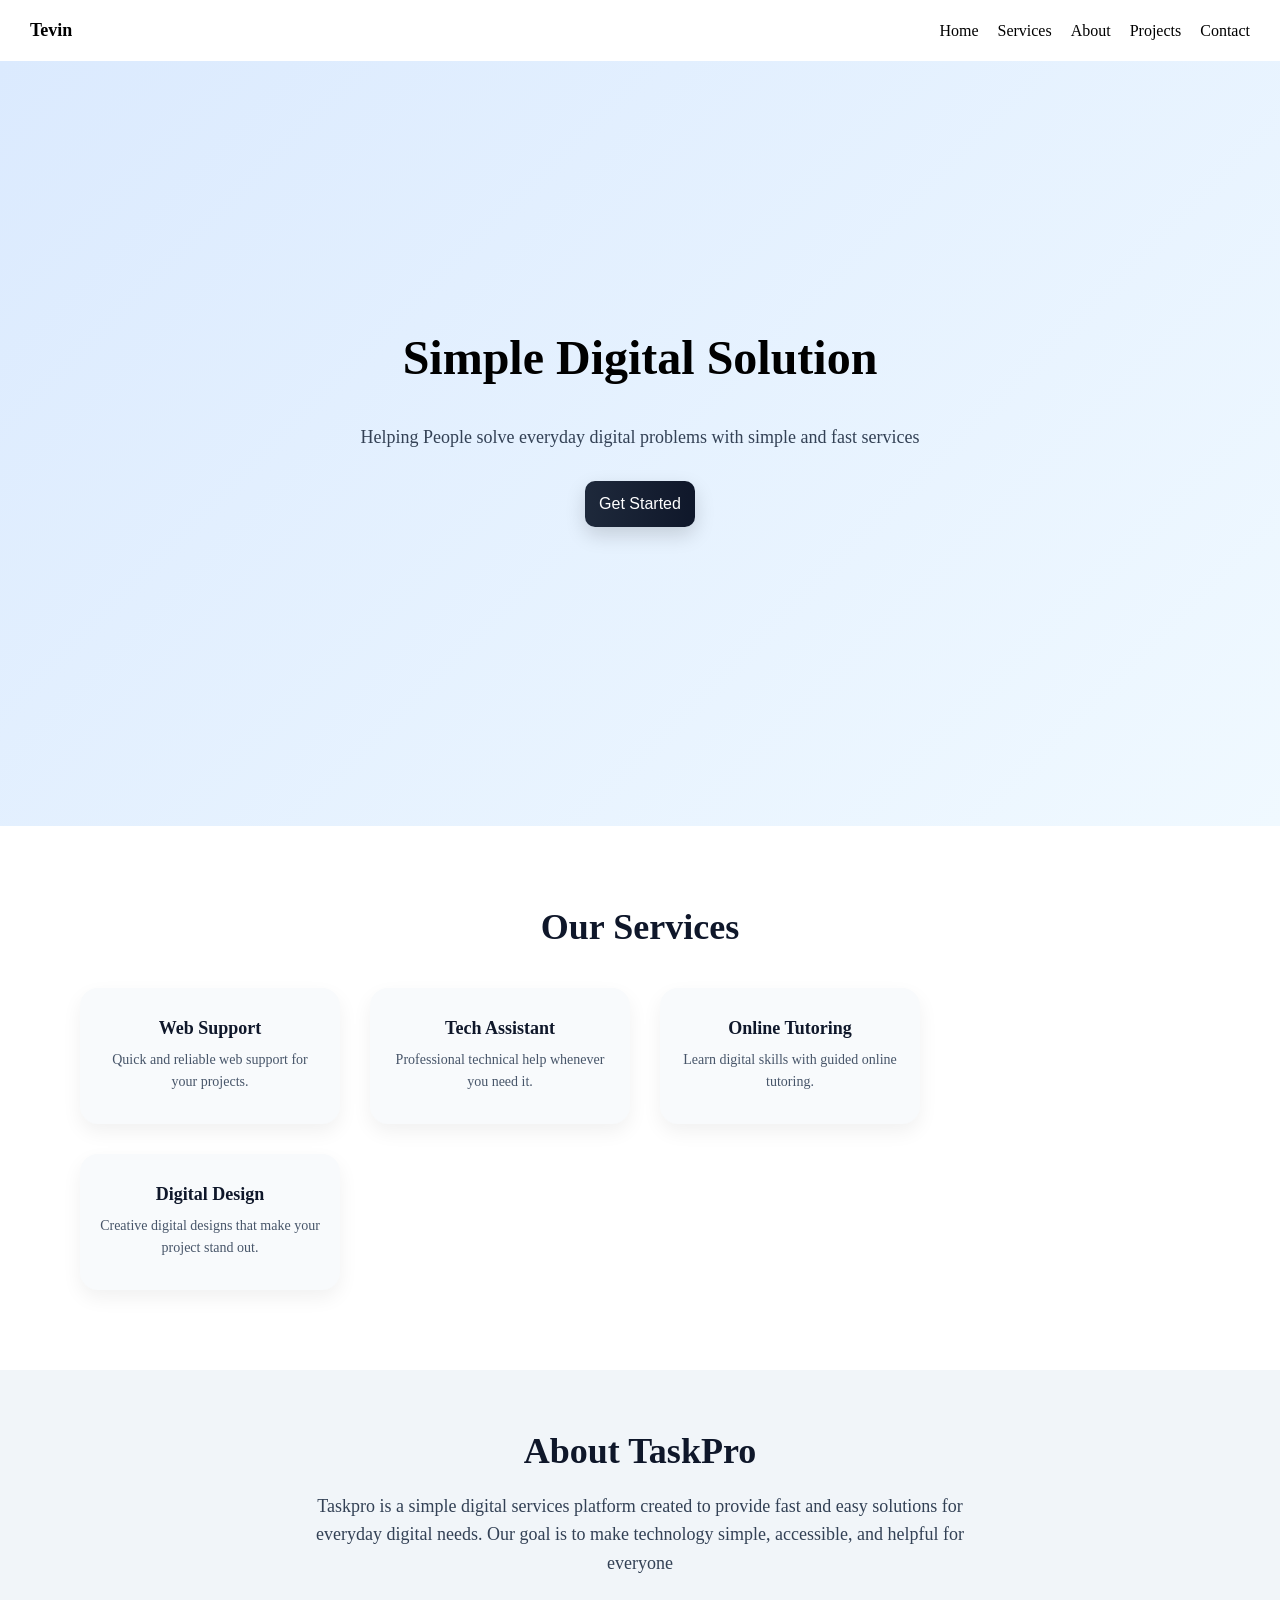
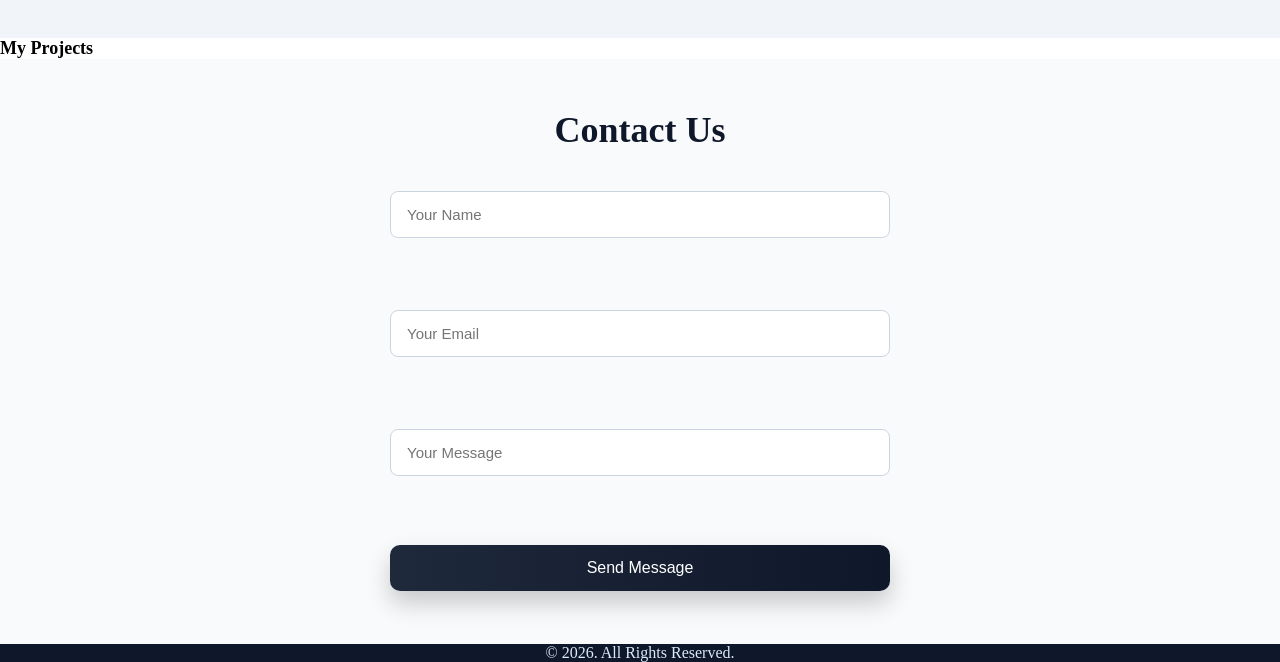
<file: index.html>
<!DOCTYPE html>
<html>
<head>
    <title>Tevin</title>
    <link rel="stylesheet" href="style.css">
</head>
<body>
    <header>
    <nav>
        <h1>Tevin</h1>
    <div>
        <a href="#home">home</a>
        <a href="#services">services</a>
        <a href="#about">about</a>
        <a href="#projects">projects</a>
        <a href="#contact">contact</a>
    </div>
    </nav>
    </header>
    
    <div id="home" class="hero">
        <h1>Simple Digital Solution</h1> <br>
        <p>Helping People solve everyday digital problems with simple and fast services<p>
        <button class="btn"> Get Started</button>
    </div>

    <div id="services" class="services-section">
        <h1>Our Services</h1>
        <div class="services-container">
            <div class="service-card">
                <h5>Web Support</h5>
                <p>Quick and reliable web support for your projects.</p>
            </div>
            <div class="service-card">
                <h5>Tech Assistant</h5>
                <p>Professional technical help whenever you need it.</p>
            </div>
            <div class="service-card">
                <h5>Online Tutoring</h5>
                <p>Learn digital skills with guided online tutoring.</p>
            </div>
            <div class="service-card">
                <h5>Digital Design</h5>
                <p>Creative digital designs that make your project stand out.</p>
            </div>
        </div>
    </div>

    <div id="about" class="about-section">
            <h1>About TaskPro</h1>
            <p>Taskpro is a simple digital services platform created to provide fast and easy solutions for everyday digital needs. Our goal is to make technology simple, accessible, and helpful for everyone</p>
    </div>

    <div id="projects" class="projects"> 
        <h1>My Projects</h1>
        <div>
            

        </div>
    </div>

    <div id="contact" class="contact">
            <h1> Contact Us</h1>
            <form>
                <input type="text" placeholder="Your Name" required><br><br>
                <input type="email" placeholder="Your Email"required> <br><br>
                <input type="text" placeholder="Your Message"required> <br><br>
                <button>Send Message</button>
            </form>
    </div>
    <footer>
            <p>&copy; 2026. All Rights Reserved.</p>
    </footer>
</body>
</html>
</file>
<file: style.css>
*{
    margin: 0;
    padding: 0;
    box-sizing: border-box;
}
html{
    scroll-behavior: smooth;
}

header{
    background: white;
    padding: 20px 30px;
}

nav{
    display: flex;
    justify-content: space-between;
    align-items: center;
}

h1{
    color: black;
    font-size: 18px;
}

a{
    color: black;
    text-decoration: none;
    margin-left: 15px;
    font-size: 16px;
    text-transform: capitalize;
    font-family: 'Times New Roman', Times, serif;
}

a:hover{
    color: rgb(2, 10, 12);
}

.hero{ 
    min-height: 85vh;
    display: flex;
    flex-direction: column;
    justify-content: center;
    align-items: center;
    text-align: center;
    padding: 40px 20px;
    background: linear-gradient(135deg, #dbeafe, #f0f9ff);
}

.hero h1{
    font-size: 48px;
    font-weight: 700;
    margin-bottom: 20px;
    color: black;
}

.hero{ 
    min-height: 85vh;
    display: flex;
    flex-direction: column;
    justify-content: center;
    align-items: center;
    text-align: center;
    padding: 40px 20px;
    background: linear-gradient(135deg, #dbeafe, #f0f9ff);
}

.hero h1{
    font-size: 48px;
    font-weight: 700;
    margin-bottom: 20px;
    color: black;
}

.hero p{
    font-size: 18px;
    max-width: 650px;
    line-height: 1.6;
    margin-bottom: 30px;
    color: #334155;
}

.services-section{
    padding: 80px 80px;
    text-align: center;
    background: white;
}

.services-section h1{
    font-size: 36px;
    margin-bottom: 40px;
    color: #0f172a;
}
.services-container{
    flex-wrap: wrap;
    gap: 30px;
    display: flex;
    text-align: center;
}

.service-card{
    background: #f8fafc;
    width: 260px;
    padding: 30px 20px;
    border-radius: 18px;
    box-shadow: 0 8px 20px rgba(0,0,0,0.06);
    transition: 0.3s ease;
    cursor: pointer;
    display: flex;
    flex-direction: column;
}

.service-card p{
    font-size: 14px;
    line-height: 1.6;
    color: #475569;
}

.service-card h5{
    font-size: 18px;
    margin-bottom: 10px;
    color: #0f172a;
}

.service-card:hover{
    transform: translateY(-12px);
    box-shadow: 0 15px 35px rgba(0,0,0,0.12);
}

.about-section{
    display: flex;
    text-align: center;
    padding: 60px 60px;
    align-items: center;
    flex-direction: column;
    background-color: #f1f5f9;;
}

.about-section h1{
    font-size: 36px;
    font-weight: 700;
    margin-bottom: 20px;
    color: #0f172a;
}

.about-section p{
        font-size: 18px;
    max-width: 700px;
    line-height: 1.6;
    color: #334155;
}

.contact{
    padding: 50px 60px;
    background:#f8fafc;
    text-align: center;
}

.contact h1{
    font-size: 36px;
    margin-bottom: 10px;
    color: #0f172a;
}

.contact form{
    max-width: 500px;
    margin: 40px auto 0;
    display: flex;
    flex-direction: column;
    gap: 18px;
}

.contact input{
    padding: 14px 16px;
    border-radius: 8px;
    border: 1px solid #cbd5e1;
    font-size: 15px;
    outline: none;
    transition: 0.3s;
}

.contact input:focus{
    border-color: #0f172a;
    box-shadow: 0 0 0 2px rgba(15, 23, 42, 0.1);
}

.contact button, .btn{
    padding: 14px;
    border: none;
    border-radius: 10px;
    background: linear-gradient(to right, #1e293b, #0f172a);
    color: white;
    font-size: 16px;
    cursor: pointer;
    transition: 0.3s ease;
    box-shadow: 0 8px 20px rgba(0,0,0,0.15);
}

.contact button,.btn:hover{
    transform: translateY(-3px);
    box-shadow: 0 12px 25px rgba(0,0,0,0.2);
}

footer{
    text-align: center;
    background-color: #0f172a;
    color: #dbeafe;
}
</file>
